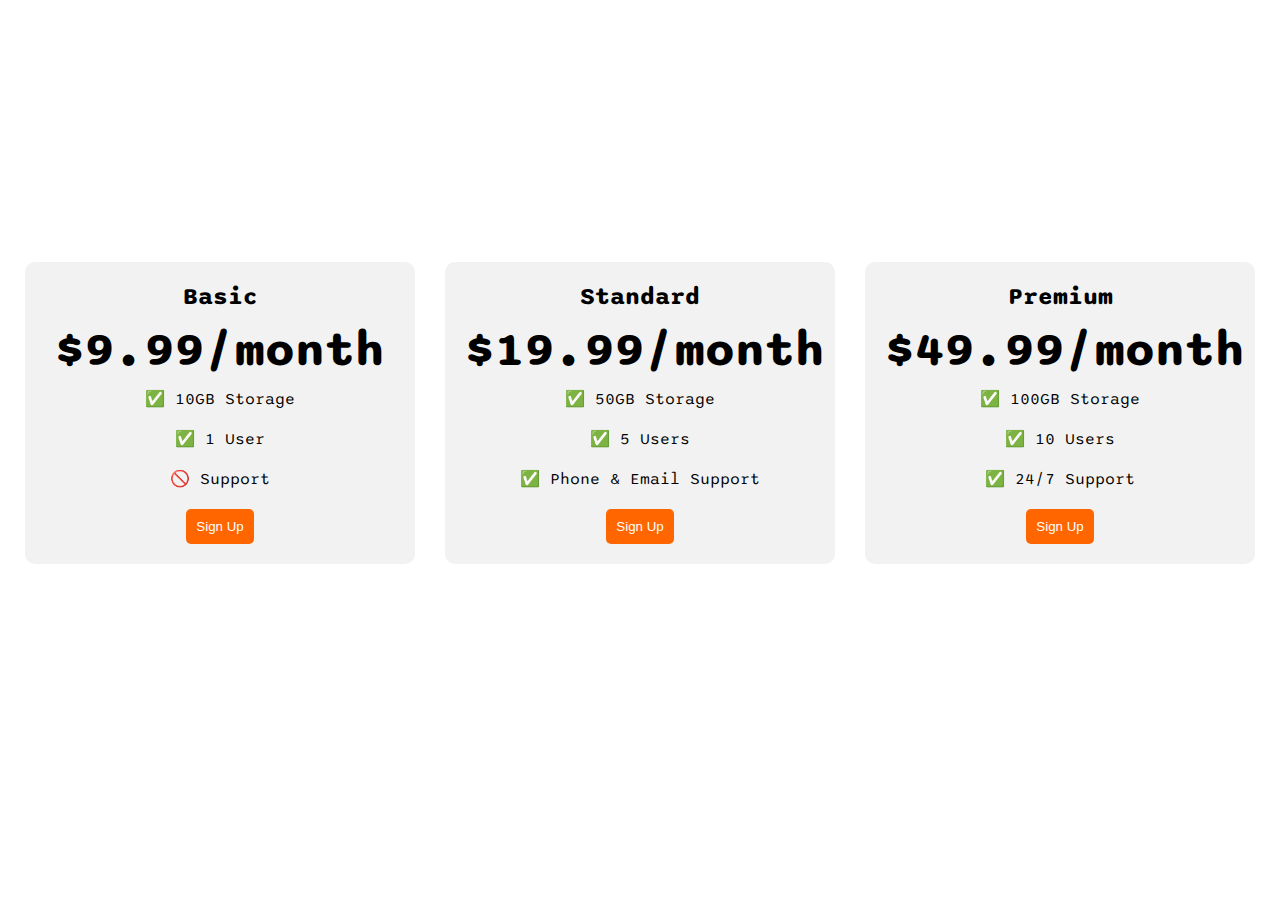
<file: 1. Pricing Table - Flexbox/index.html>
<!DOCTYPE html>
<html>

<head>
  <title>Flexbox Pricing Table</title>
  <link rel="preconnect" href="https://fonts.googleapis.com">
  <link rel="preconnect" href="https://fonts.gstatic.com" crossorigin>
  <link href="https://fonts.googleapis.com/css2?family=Sono:wght@400;700&display=swap" rel="stylesheet">
  
  <link rel="stylesheet" href="style.css">
</head>

<body>
  <div class="pricing-container">
    <div class="pricing-plan">
      <div class="plan-title">Basic</div>
      <div class="plan-price">$9.99/month</div>
      <ul class="plan-features">
        <li>✅ 10GB Storage</li>
        <li>✅ 1 User</li>
        <li>🚫 Support</li>
      </ul>
      <button class="plan-button">Sign Up</a>
    </div>
    <div class="pricing-plan">
      <div class="plan-title">Standard</div>
      <div class="plan-price">$19.99/month</div>
      <ul class="plan-features">
        <li>✅ 50GB Storage</li>
        <li>✅ 5 Users</li>
        <li>✅ Phone &amp; Email Support</li>
      </ul>
      <button class="plan-button">Sign Up</a>
    </div>
    <div class="pricing-plan">
      <div class="plan-title">Premium</div>
      <div class="plan-price">$49.99/month</div>
      <ul class="plan-features">
        <li>✅ 100GB Storage</li>
        <li>✅ 10 Users</li>
        <li>✅ 24/7 Support</li>
      </ul>
      <button class="plan-button">Sign Up</a>
    </div>
  </div>

</body>

</html>
</file>
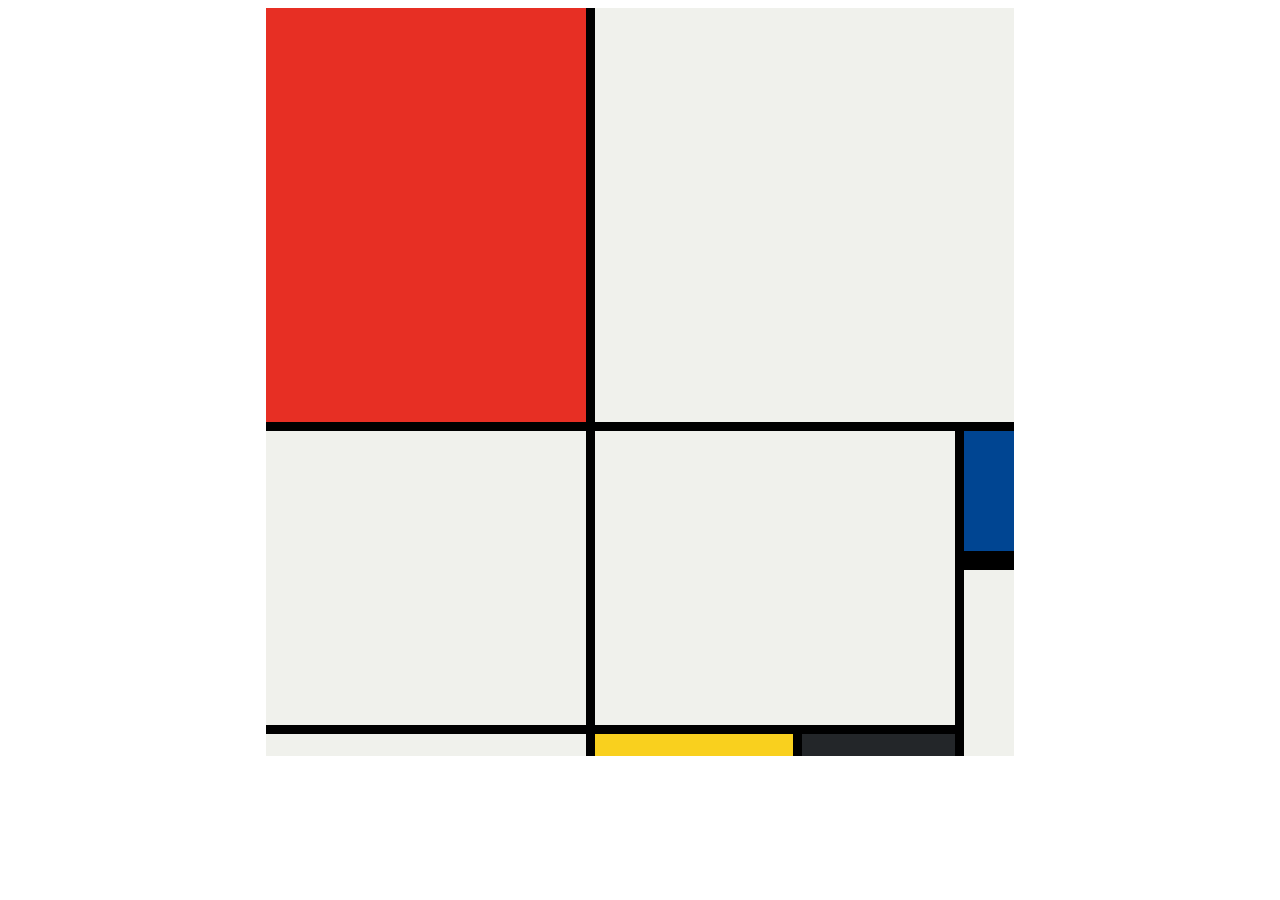
<file: 3. Mondrian Painting/index.html>
<!DOCTYPE html>
<html lang="en">

<head>
  <meta charset="UTF-8">
  <meta name="viewport" content="width=device-width, initial-scale=1.0">
  <title>Mondrian Project</title>
  <link rel="stylesheet" href="style.css">
</head>

<body>
  <!-- Write your HTML here -->
  <div class="wrapper">
      <div class="container">
          <div class="item red"></div>
          <div class="item white1"></div>
          <div class="item white2"></div>
          <div class="item white3"></div>
          <div class="item blue"></div>
          <div class="item white4"></div>
          <div class="item"></div>
          <div class="item yellow"></div>
          <div class="item black"></div>
          
      </div>
  </div>
</body>

</html>
</file>
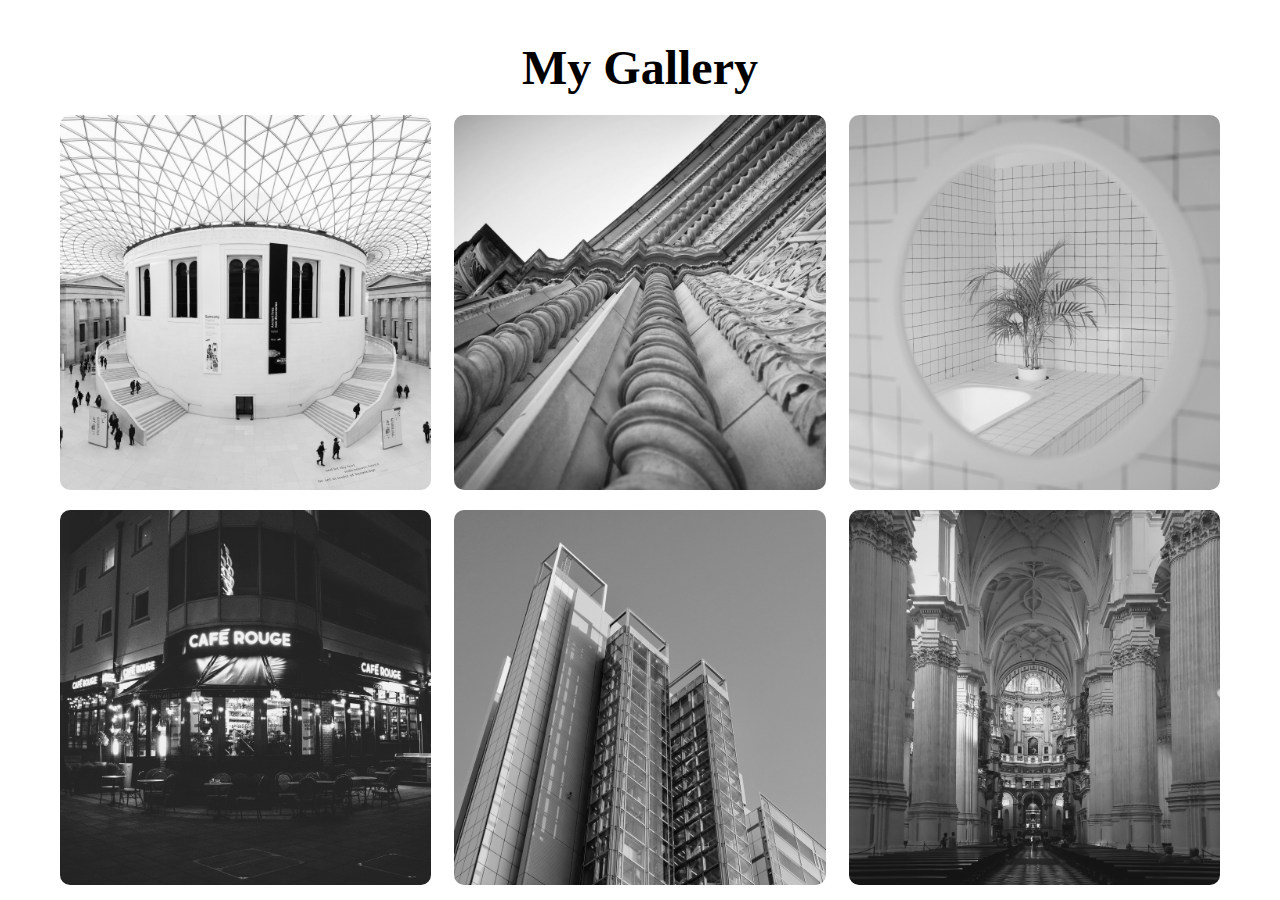
<file: 4. Image Gallery - Flexbox/index.html>
<!DOCTYPE html>
<html lang="en">
<head>
    <meta charset="UTF-8">
    <meta http-equiv="X-UA-Compatible" content="IE=edge">
    <meta name="viewport" content="width=device-width, initial-scale=1.0">
    <title>Image Gallery</title>
    <link rel="stylesheet" href="style.css">
</head>
<body>
    <!-- 
        => My gallery heading using h1 tag and we are placing it in center using text-align property
        => all images have following behaviour:
        1. same width and height of images
        2. all are in grayscale
        3. on hover, images are visible in their own colors along with a text in bottom left of image and a shadow behind the image.
        4. figure tag is used for image with text
        5. text's visible and invisible property can be set using opacity or visible property
        6. black gradient from bottom to top is also used while hovering
        7. all images are centered in all screen sizes
        8. corners are rounded for all images
        9. there is a smooth transition when we hover upon the images, also the image and text scales (appears larger on hovering)
        10. there is a background color 
        11. we cannot scroll it horizontally
        12. a favicon is also used
        13. there is a container for each image
     -->
     <div class="wrapper">
         <div class="container">
             <h1>
                 My Gallery
             </h1>
             <div class="gallery">
                <figure class="card">
                     <img src="./images/image1.jpg" alt="image one">
                     <figcaption>Image 1</figcaption>                 
                </figure>

                <figure class="card">
                    <img src="./images/image2.jpg" alt="image two">
                    <figcaption>Image 2</figcaption>                 
                </figure>
               
                <figure class="card">
                    <img src="./images/image3.jpg" alt="image three">
                    <figcaption>Image 3</figcaption>                 
                </figure>

                <figure class="card">
                    <img src="./images/image4.jpg" alt="image four">
                    <figcaption>Image 4</figcaption>                 
                </figure>

                <figure class="card">
                    <img src="./images/image5.jpg" alt="image five">
                    <figcaption>Image 5</figcaption>                 
                </figure>

                <figure class="card">
                    <img src="./images/image6.jpg" alt="image six">
                    <figcaption>Image 6</figcaption>                 
                </figure>

                <figure class="card">
                    <img src="./images/image7.jpg" alt="image seven">
                    <figcaption>Image 7</figcaption>                 
                </figure>

                <figure class="card">
                    <img src="./images/image8.jpg" alt="image eight">
                    <figcaption>Image 8</figcaption>                 
                </figure>

                <figure class="card">
                    <img src="./images/image9.jpg" alt="image nine">
                    <figcaption>Image 9</figcaption>                 
                </figure>

                <figure class="card">
                    <img src="./images/image10.jpg" alt="image ten">
                    <figcaption>Image 10</figcaption>                 
                </figure>

                <figure class="card">
                    <img src="./images/image11.jpg" alt="image eleven">
                    <figcaption>Image 11</figcaption>                 
                </figure>

                <figure class="card">
                    <img src="./images/image12.jpg" alt="image twelve">
                    <figcaption>Image 12</figcaption>                 
                </figure>

                <figure class="card">
                    <img src="./images/image13.jpg" alt="image thirteen">
                    <figcaption>Image 13</figcaption>                 
                </figure>

                <figure class="card">
                    <img src="./images/image14.jpg" alt="image fourteen">
                    <figcaption>Image 14</figcaption>                 
                </figure>

                <figure class="card">
                    <img src="./images/image15.jpg" alt="image fifteen">
                    <figcaption>Image 15</figcaption>                 
                </figure>
             </div>
         </div>
     </div>
</body>
</html>
</file>
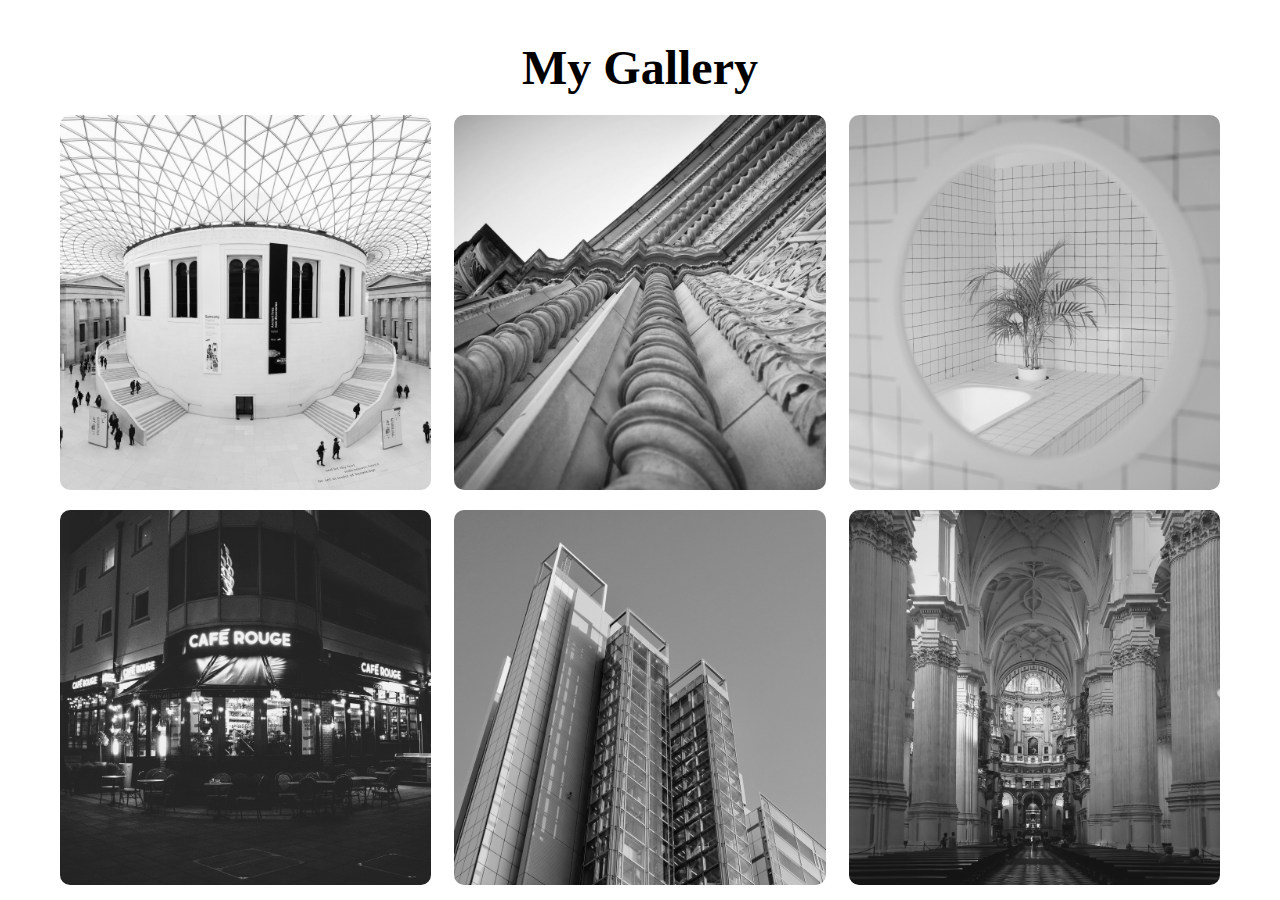
<file: 5. Image Gallery - Grid/index.html>
<!DOCTYPE html>
<html lang="en">
<head>
    <meta charset="UTF-8">
    <meta http-equiv="X-UA-Compatible" content="IE=edge">
    <meta name="viewport" content="width=device-width, initial-scale=1.0">
    <title>Image Gallery</title>
    <link rel="stylesheet" href="style.css">
</head>
<body>
     <div class="wrapper">
         <div class="container">
             <h1>
                 My Gallery
             </h1>
             <div class="gallery">
                <figure class="card">
                     <img src="./images/image1.jpg" alt="image one">
                     <figcaption>Image 1</figcaption>                 
                </figure>

                <figure class="card">
                    <img src="./images/image2.jpg" alt="image two">
                    <figcaption>Image 2</figcaption>                 
                </figure>
               
                <figure class="card">
                    <img src="./images/image3.jpg" alt="image three">
                    <figcaption>Image 3</figcaption>                 
                </figure>

                <figure class="card">
                    <img src="./images/image4.jpg" alt="image four">
                    <figcaption>Image 4</figcaption>                 
                </figure>

                <figure class="card">
                    <img src="./images/image5.jpg" alt="image five">
                    <figcaption>Image 5</figcaption>                 
                </figure>

                <figure class="card">
                    <img src="./images/image6.jpg" alt="image six">
                    <figcaption>Image 6</figcaption>                 
                </figure>

                <figure class="card">
                    <img src="./images/image7.jpg" alt="image seven">
                    <figcaption>Image 7</figcaption>                 
                </figure>

                <figure class="card">
                    <img src="./images/image8.jpg" alt="image eight">
                    <figcaption>Image 8</figcaption>                 
                </figure>

                <figure class="card">
                    <img src="./images/image9.jpg" alt="image nine">
                    <figcaption>Image 9</figcaption>                 
                </figure>

                <figure class="card">
                    <img src="./images/image10.jpg" alt="image ten">
                    <figcaption>Image 10</figcaption>                 
                </figure>

                <figure class="card">
                    <img src="./images/image11.jpg" alt="image eleven">
                    <figcaption>Image 11</figcaption>                 
                </figure>

                <figure class="card">
                    <img src="./images/image12.jpg" alt="image twelve">
                    <figcaption>Image 12</figcaption>                 
                </figure>

                <figure class="card">
                    <img src="./images/image13.jpg" alt="image thirteen">
                    <figcaption>Image 13</figcaption>                 
                </figure>

                <figure class="card">
                    <img src="./images/image14.jpg" alt="image fourteen">
                    <figcaption>Image 14</figcaption>                 
                </figure>

                <figure class="card">
                    <img src="./images/image15.jpg" alt="image fifteen">
                    <figcaption>Image 15</figcaption>                 
                </figure>
             </div>
         </div>
     </div>
</body>
</html>
</file>
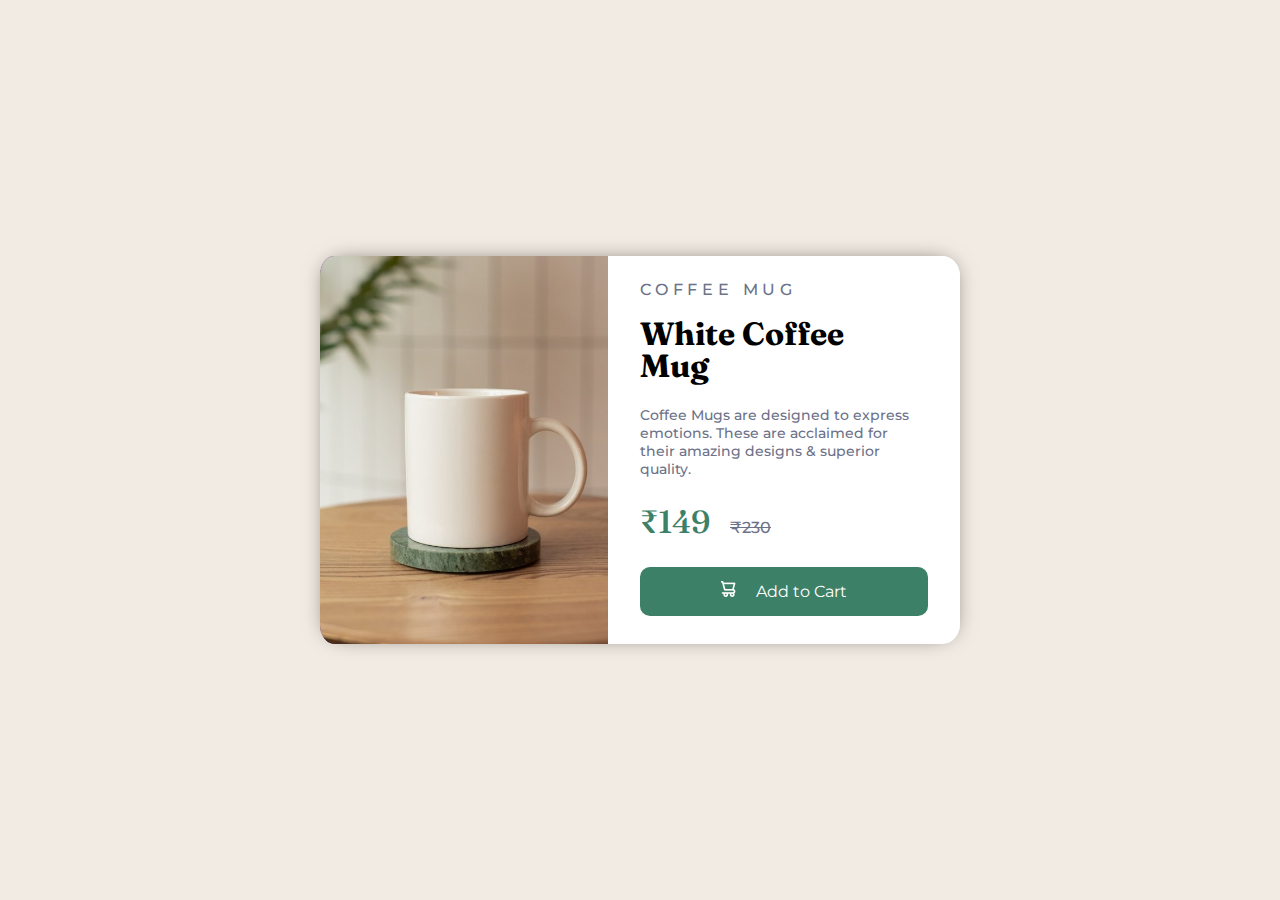
<file: 6. Product Card - Flexbox/index.html>
<!DOCTYPE html>
<html lang="en">
<head>
    <meta charset="UTF-8">
    <meta http-equiv="X-UA-Compatible" content="IE=edge">
    <meta name="viewport" content="width=device-width, initial-scale=1.0">
    <title>Product Card</title>
    <link rel="stylesheet" href="style.css">
</head>
<body>
    <div class="wrapper">
        <div class="container">
            <div class="image">
                <img src="./images/mug.jpg" alt="desktop mug" class="desktop-img">
                <img src="./images/mug-mobile.jpg" alt="mobile mug" class="mobile-img">
            </div>

            <div class="text">
                <p class="product">coffee mug</p>
                <h1 class="product-title">White Coffee Mug</h1>
                <p class="product-desc">Coffee Mugs are designed to express emotions. These are acclaimed for their amazing designs & superior quality.</p>
                <p class="product-price">
                    <span class="current-price">&#8377;149</span>
                    <span class="old-price">&#8377;230</span>
                </p>

                <button type="button" class="button">
                    <img src="./images/icon-cart.png" alt="cart icon" class="cart">
                    <span class="add-to-cart">Add to Cart</span>
                </button>
            </div>
        </div>
    </div>
</body>
</html>
</file>
<file: 1. Pricing Table - Flexbox/style.css>
body {
  font-family: 'Sono', sans-serif;
}
.pricing-container {
  display: flex;
  justify-content: center;
  align-items: center;
  height: 90vh;
  gap: 30px;
}
.pricing-plan {
  background-color: #f2f2f2;
  padding: 20px;
  text-align: center;
  width: 350px;
  border-radius: 10px;
}
.plan-title {
  font-size: 24px;
  font-weight: bold;
  margin-bottom: 10px;
}
.plan-price {
  font-size: 48px;
  font-weight: bold;
  margin-bottom: 10px;
}
.plan-features {
  margin: 0;
  padding: 0;
}
.plan-features li {
  list-style: none;
  margin-bottom: 20px;
}
.plan-button {
  background-color: #ff6600;
  border: none;
  color: #fff;
  padding: 10px;
  border-radius: 5px;
}

/* media queries */
@media (max-width: 1250px) {
  .pricing-container {
    flex-direction: column;
    height: 100%;
  }
}
</file>
<file: 3. Mondrian Painting/style.css>
/* 
    Write your CSS here 
    Gap Colour: #000
    White: #F0F1EC
    Red: #E72F24
    Black: #232629
    Blue: #004592
    Yellow: #F9D01E

    For dimensions, see dimensions.png image.
    HINT: Remember you can't change the properties of grid lines.
    But grid lines are transparent!
*/
.wrapper{
    display: flex;
    justify-content: center;
    align-items: center;
}
.container {
    display: grid;
    width: 748px;
    height: 748px;
    background-color: #000;
    gap: 9px;
    grid-template-columns: 320px 198px 153px 50px;
    grid-template-rows: 414px 130px 155px 22px;
}
.item {
    background-color: #F0F1EC;
}
.red {
    background-color: #E72F24;
}
.blue {
    background-color: #004592;
    border-bottom: 10px solid #000;
}
.yellow {
    background-color: #F9D01E;
}
.black {
    background-color: #232629;
}
.white1 { 
    grid-column: span 3;
}
.white2{
    grid-row: span 2;
}
.white3{
    grid-column: span 2;
    grid-row: span 2;
}
.white4{
    grid-row: span 2;
}
</file>
<file: 4. Image Gallery - Flexbox/style.css>
*{
    margin: 0;
    padding: 0;
    box-sizing: border-box;
}
.wrapper{
    overflow-x: hidden;
    overflow-y: auto;
    height: 100vh;
}
.container h1{
    text-align: center;
    margin: 20px 0;
    font-size: 3rem;
    margin-bottom: 20px;
}
.container{
    max-width: 1200px;
    height: 100%;
    margin: 0 auto;
    padding: 20px;
}
.gallery{
    display: flex;
    flex-wrap: wrap;
    justify-content: space-between;
}
.card{
    width: 32%;
    position: relative;
    margin-bottom: 20px;
    border-radius: 10px;
    overflow: hidden;
}
.card img{
    height: 100%;
    width: 100%;
    filter: grayscale(100%);
    box-shadow: 0 0 20px #333;
    object-fit: cover;
}
.card:hover{
    transform: scale(1.03);
    filter: drop-shadow(0 0 10px #333);
    transition: 0.5s;
}
.card:hover img{
    filter: grayscale(0%);
}
.card figcaption{
    position: absolute;
    bottom: 0;
    left: 0;
    padding: 25px;
    width: 100%;
    height: 20%;
    font-size: 1rem;
    font-weight: 500;
    color: #fff;
    opacity: 0;
    border-radius: 0 0 10px 10px;
    background: linear-gradient(0deg, rgba(0,0,0,0.5) 0%, rgba(255,255,255,0) 100%);
    transition: 0.5s;
}
.card:hover figcaption{
    opacity: 1;
    transform: scale(1.03);
}
</file>
<file: 5. Image Gallery - Grid/style.css>
*{
    margin: 0; padding: 0; box-sizing: border-box;
}
.wrapper{
    overflow-x: hidden;
    overflow-y: auto;
    height: 100vh;
}
.container h1{
    text-align: center;
    font-size: 3rem;
    font-weight: 800;
    margin: 20px;
}
.container{
    max-width: 1200px;
    height: 100%;
    margin: 0 auto;
    padding: 20px;
}
.gallery{
    display: grid;
    grid-template-columns: repeat(3, 32%);
    grid-template-rows: repeat(5, 1fr);
    justify-content: space-between;
}
.card{
    position: relative;
    margin-bottom: 20px;
    border-radius: 10px;
    overflow: hidden;
}
.card img{
    width: 100%; height: 100%;
    filter: grayscale(100%);
    box-shadow: 0 0 20px #333;
    object-fit: cover;
}
.card:hover img{
    filter: grayscale(0%);
}
.card:hover{
    transition: 0.5s;
    transform: scale(1.03);
    filter: drop-shadow(0 0 10px #333);
}
.card figcaption{
    position: absolute;
    color: #fff;
    bottom: 0;
    left: 0;
    padding: 5%;
    width: 100%;
    height: 20%;
    font-size: 1.2rem;
    font-weight: 500;
    border-radius: 0 0 10px 10px;
    background: linear-gradient(0deg, rgba(0,0,0,0.5) 0%, rgba(255,255,255,0) 100%);
    transition: 0.5s;
    opacity: 0;
}
.card:hover figcaption{
    opacity: 1;
    transform: scale(1.03);
}
</file>
<file: 6. Product Card - Flexbox/style.css>
@import url('https://fonts.googleapis.com/css2?family=Fraunces:opsz,wght@9..144,700&family=Montserrat:wght@500&display=swap');

:root{
    --cream:#f2ebe3;
    --grey:#6c7289;
    --green:#3c8067;
    --darkGreen:#2f4c40;
}
*{
    margin: 0;
    padding: 0;
    box-sizing: border-box;
}
.wrapper{
    display: flex;
    justify-content: center;
    align-items: center;
    background-color: var(--cream);
    width: 100%;
    height: 100vh;
}
.container{
    display: flex;
    max-width: 50%;
    /* background-color: yellow; */
    box-shadow: 0px -1px 20px -5px rgba(0, 0, 0, 0.5);
    border-radius: 5%;
}
.container .image{
    width: 45%;
    border-radius: 5% 0% 0% 5%;
    background-color: rebeccapurple;
}
.container .image .desktop-img, .mobile-img{
    width: 100%;
    height: 100%;
    object-fit: cover;
    border-radius: 5% 0% 0% 5%;
}
.container .image .mobile-img{
    display: none;
}
.container .text{
    width: 55%;
    background-color: #fff;
    color: var(--grey);
    padding: 1.5rem 2rem;
    border-radius: 0% 5% 5% 0%;
    font-family: 'Montserrat', sans-serif;
    font-weight: 500;
}
.container .text .product{
    text-transform: uppercase;
    font-size: 1rem;
    letter-spacing: 0.3rem;
}
.container .text .product-title{
    color: #000;
    font-family: 'Fraunces', serif;
    width: 80%;
    font-size: 2rem;
    line-height: 2rem;
    margin-top: 1.2rem;
    font-weight: 700;
}
.container .text .product-desc{
    font-size: 0.9rem;
    margin: 1.5rem 0;
    width: 96%;
}
.container .text .product-price .current-price{
    color: var(--green);
    font-size: 2rem;
    font-weight: 500;
    font-family: 'Fraunces', serif;
    margin-right: 1rem;
}
.container .text .product-price .old-price{
    text-decoration: line-through;
    font-size: 1rem;
}
.container .text .button{
    width: 100%;
    background-color: var(--green);
    border: none;
    border-radius: 10px;
    color: #fff;
    padding: 0.9rem 0;
    margin-top: 1.6rem;
    cursor: pointer;
    transition: all 0.1s;
}
.container .text .button .cart{
    margin-right: 1rem;
}
.container .text .button .add-to-cart{
    font-size: 1rem;
    font-family: 'Montserrat', sans-serif;
}
.container .text .button:hover{
    background-color: var(--darkGreen);
}
@media(max-width: 800px){
    .wrapper{
        height: 100vh;
    }
    .container{
        flex-direction: column;
        height: 95%;
        max-width: 60%;
    }
    .container .image{
        height: 45%;
    }
    .container .text{
        height: 55%;
    }
    .container .text .product{
        font-size: 0.7rem;
    }
    .container .text .product-title{
        font-size: 1.5rem;
        margin-top: 3%;
    }
    .container .text .product-desc{
        font-size: 0.7rem;
        margin-top: 3%;
        margin-bottom: 2%;
    }
    .container .image, .container .text{
        width: 100%;
    }
    .container .image{
        border-radius: 3% 3% 0% 0%;
    }
    .container .image .desktop-img{
        display: none;
    }
    .container .image .mobile-img{
        width: 100%;
        height: 100%;
        object-fit: cover;
        display: block;
        border-radius: 3% 3% 0% 0%;
    }
    .container .text{
        border-radius: 0% 0% 3% 3%;
    }
    .container .text .product-title{
        width: 100%;
    }
    .container .text .product-price .current-price{
        font-size: 1.2rem;
    }
    .container .text .product-price .old-price{
        font-size: 0.7rem;
    }
    .container .text .product-price{
        margin-top: 0;
    }
    .container .text .button{
        width: 100%;
        padding: 0.5rem 0;
        margin-top: 1rem;
    }
    .container .text .button .add-to-cart{
        font-size: 0.8rem;
    }
}
@media(max-width: 1100px){
    .container{
        max-width: 70%;
    }
}
</file>
